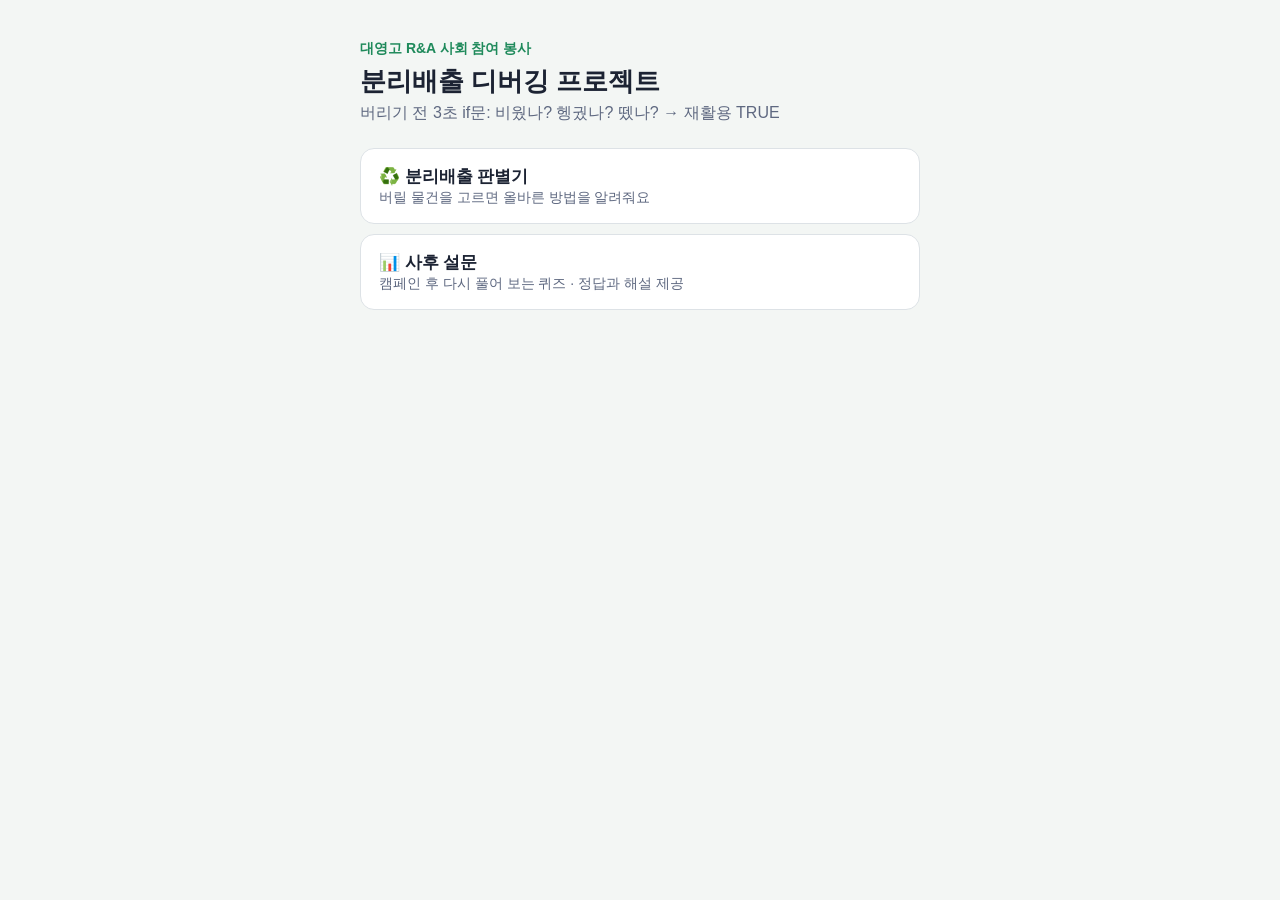
<file: index.html>
<!doctype html>
<html lang="ko">
<head>
  <meta charset="utf-8">
  <meta name="viewport" content="width=device-width, initial-scale=1">
  <title>분리배출 디버깅 프로젝트</title>
  <style>
    :root { --bg: #f3f6f4; --surface: #fff; --text: #1c2333; --muted: #5e6880; --border: #dde2e6; --primary: #1f8a5b; color-scheme: light; }
    @media (prefers-color-scheme: dark) { :root { --bg: #101613; --surface: #18211c; --text: #e6ece8; --muted: #9aa8a0; --border: #2b3830; --primary: #4cc78f; color-scheme: dark; } }
    body { margin: 0; background: var(--bg); color: var(--text); font-family: -apple-system, BlinkMacSystemFont, 'Apple SD Gothic Neo', 'Malgun Gothic', sans-serif; word-break: keep-all; }
    main { max-width: 560px; margin: 0 auto; padding: 40px 16px; }
    p.eyebrow { margin: 0; color: var(--primary); font-weight: 700; font-size: 14px; }
    h1 { margin: 6px 0 4px; font-size: 26px; }
    p.lead { margin: 0 0 24px; color: var(--muted); }
    a { display: block; margin-bottom: 10px; padding: 16px 18px; border: 1px solid var(--border); border-radius: 14px; background: var(--surface); color: var(--text); text-decoration: none; }
    a:hover { border-color: var(--primary); }
    a b { display: block; font-size: 17px; }
    a span { color: var(--muted); font-size: 14px; }
  </style>
</head>
<body>
  <main>
    <p class="eyebrow">대영고 R&amp;A 사회 참여 봉사</p>
    <h1>분리배출 디버깅 프로젝트</h1>
    <p class="lead">버리기 전 3초 if문: 비웠나? 헹궜나? 뗐나? → 재활용 TRUE</p>
    <div id="links"></div>
    <noscript>
      <a href="survey/"><b>📝 사전 설문</b><span>분리배출 판별 퀴즈와 실천 의지 설문</span></a>
    </noscript>
  </main>
  <script src="site-config.js"></script>
  <script>
    (function () {
      // site-config.js 에서 open: true 인 것만 보여준다
      var SITE = window.SITE_CONFIG || {};
      var LINKS = [
        { key: 'preSurvey', href: 'survey/', title: '📝 사전 설문', desc: '분리배출 판별 퀴즈와 실천 의지 설문 · 약 3분' },
        { key: 'checker', href: 'checker/', title: '♻️ 분리배출 판별기', desc: '버릴 물건을 고르면 올바른 방법을 알려줘요' },
        { key: 'postSurvey', href: 'survey/?phase=post', title: '📊 사후 설문', desc: '캠페인 후 다시 풀어 보는 퀴즈 · 정답과 해설 제공' },
      ];
      var box = document.getElementById('links');
      var shown = LINKS.filter(function (l) { return !SITE[l.key] || SITE[l.key].open !== false; });
      shown.forEach(function (l) {
        var a = document.createElement('a');
        a.href = l.href;
        var b = document.createElement('b'); b.textContent = l.title;
        var span = document.createElement('span'); span.textContent = l.desc;
        a.appendChild(b); a.appendChild(span);
        box.appendChild(a);
      });
      if (!shown.length) {
        var p = document.createElement('p');
        p.className = 'lead';
        p.textContent = '지금은 참여할 수 있는 활동이 없어요. 다음 활동을 기다려 주세요!';
        box.appendChild(p);
      }
    })();
  </script>
</body>
</html>
</file>
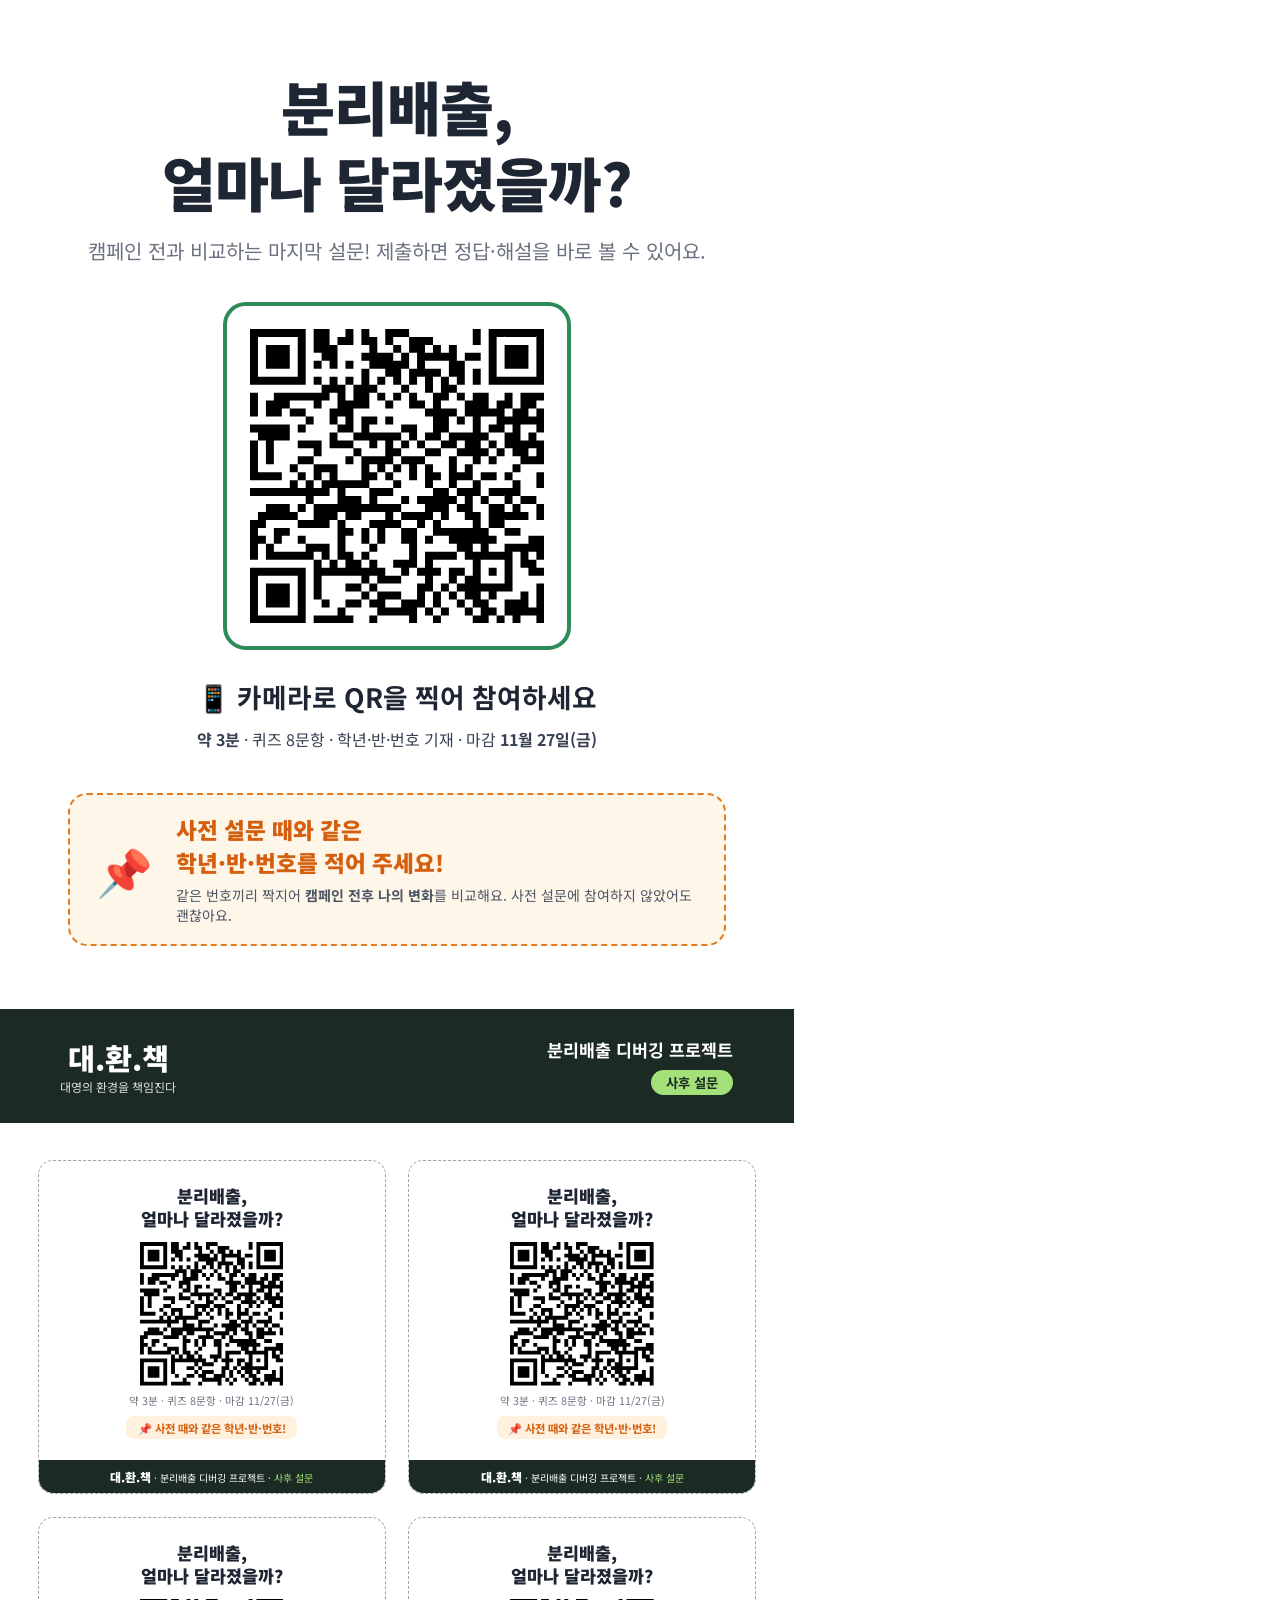
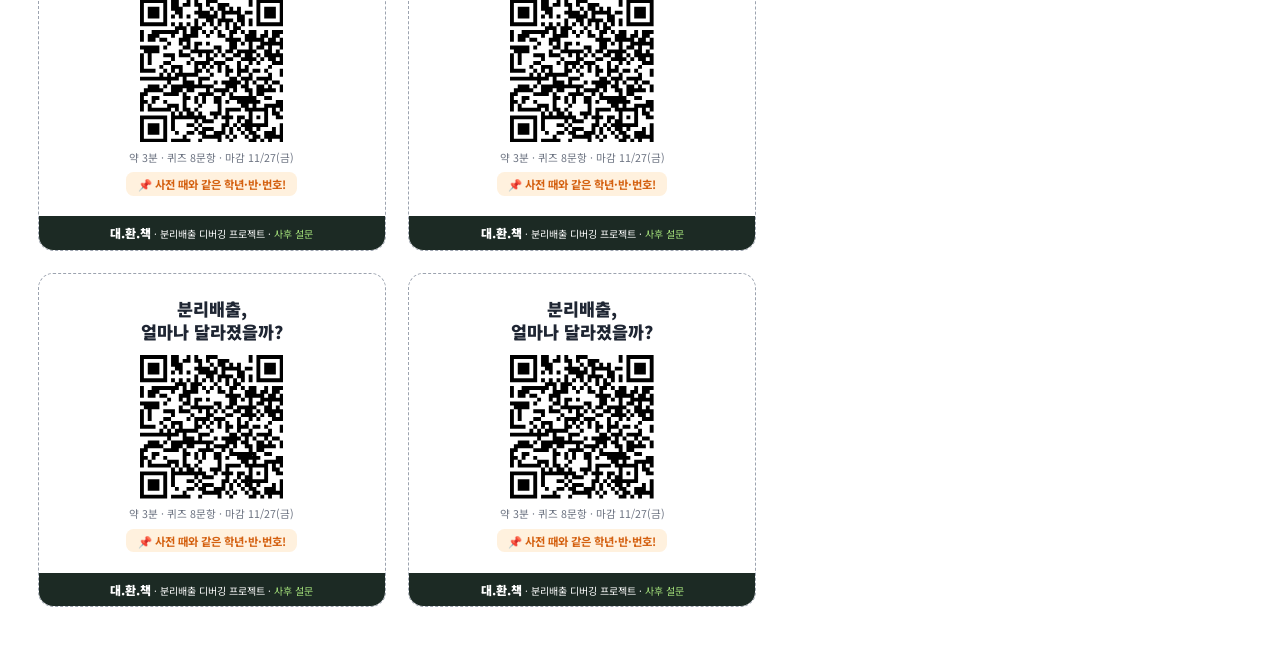
<file: print/post-survey-poster.html>
<!doctype html>
<html lang="ko">
<head>
<meta charset="utf-8">
<title>사후 설문 QR 포스터</title>
<!-- 사후설문_QR_포스터.pdf 의 원본. 문구를 고친 뒤 크롬에서 열고 Ctrl+P → PDF로 저장 (여백 없음, 배경 그래픽 켜기) -->
<link rel="stylesheet" href="https://fonts.googleapis.com/css2?family=Noto+Sans+KR:wght@400;500;700;900&display=swap">
<style>
  @page { size: A4; margin: 0; }
  * { box-sizing: border-box; margin: 0; padding: 0; }
  body { font-family: 'Noto Sans KR', sans-serif; color: #1f2633; -webkit-print-color-adjust: exact; print-color-adjust: exact; }
  .page { width: 210mm; height: 297mm; position: relative; overflow: hidden; page-break-after: always; }
  .page:last-child { page-break-after: auto; }
  .accent { color: #2e8b57; }

  /* 1쪽: A4 포스터 */
  .p1 { text-align: center; padding-top: 18mm; }
  .p1 h1 { font-size: 44pt; font-weight: 900; line-height: 1.3; letter-spacing: -1px; }
  .p1 .sub { font-size: 15pt; color: #6b7280; margin-top: 4mm; }
  .p1 .qrbox { width: 92mm; height: 92mm; margin: 10mm auto 0; border: 1.2mm solid #2e8b57; border-radius: 6mm; padding: 6mm; }
  .p1 .qrbox svg { width: 100%; height: 100%; display: block; }
  .p1 .cta { font-size: 20pt; font-weight: 700; margin-top: 7mm; }
  .p1 .meta { font-size: 12pt; color: #374151; margin-top: 3mm; }
  .p1 .meta b { font-weight: 700; }
  .snack { margin: 11mm 18mm 0; border: 0.6mm dashed #e07b20; background: #fff6ea; border-radius: 5mm; padding: 5mm 7mm; display: flex; align-items: center; gap: 6mm; text-align: left; }
  .snack .icon { font-size: 34pt; }
  .snack .big { font-size: 17pt; font-weight: 900; color: #d4600f; }
  .snack .small { font-size: 10.5pt; color: #4b5563; margin-top: 1.5mm; }
  .band { position: absolute; left: 0; right: 0; bottom: 0; height: 30mm; background: #1c2a24; color: #fff; display: flex; justify-content: space-between; align-items: center; padding: 0 16mm; }
  .band .team { font-size: 22pt; font-weight: 900; }
  .band .team small { display: block; font-size: 9pt; font-weight: 400; opacity: .85; }
  .band .proj { text-align: right; font-size: 13pt; font-weight: 700; }
  .band .tag { display: inline-block; margin-top: 2mm; background: #a3e07a; color: #1c2a24; font-size: 10pt; padding: 0.8mm 4mm; border-radius: 10mm; }

  /* 2쪽: 6칸 카드 */
  .p2 { padding: 10mm 10mm; display: grid; grid-template-columns: 1fr 1fr; grid-template-rows: repeat(3, 1fr); gap: 6mm; }
  .card { border: 0.3mm dashed #9ca3af; border-radius: 4mm; overflow: hidden; display: flex; flex-direction: column; text-align: center; }
  .card .body { flex: 1; padding-top: 6mm; }
  .card h2 { font-size: 13pt; font-weight: 900; line-height: 1.35; }
  .card .qr { width: 38mm; height: 38mm; margin: 3mm auto 0; }
  .card .qr svg { width: 100%; height: 100%; display: block; }
  .card .meta { font-size: 8pt; color: #6b7280; margin-top: 2mm; }
  .card .gift { display: inline-block; margin-top: 2mm; background: #fff1de; color: #d4600f; font-size: 8.5pt; font-weight: 700; padding: 1mm 3mm; border-radius: 2mm; }
  .card .foot { background: #1c2a24; color: #fff; font-size: 7.5pt; padding: 2.2mm 0; }
  .card .foot b { font-weight: 900; font-size: 9pt; }
  .card .foot span { color: #a3e07a; }
</style>
</head>
<body>
<section class="page p1">
  <h1>분리배출,<br>얼마나 달라졌을까?</h1>
  <p class="sub">캠페인 전과 비교하는 마지막 설문! 제출하면 정답·해설을 바로 볼 수 있어요.</p>
  <div class="qrbox" data-qr></div>
  <p class="cta">📱 카메라로 QR을 찍어 참여하세요</p>
  <p class="meta"><b>약 3분</b> · 퀴즈 8문항 · 학년·반·번호 기재 · 마감 <b>11월 27일(금)</b></p>
  <div class="snack">
    <div class="icon">📌</div>
    <div>
      <p class="big">사전 설문 때와 같은<br>학년·반·번호를 적어 주세요!</p>
      <p class="small">같은 번호끼리 짝지어 <b>캠페인 전후 나의 변화</b>를 비교해요. 사전 설문에 참여하지 않았어도 괜찮아요.</p>
    </div>
  </div>
  <div class="band">
    <div class="team">대.환.책<small>대영의 환경을 책임진다</small></div>
    <div class="proj">분리배출 디버깅 프로젝트<br><span class="tag">사후 설문</span></div>
  </div>
</section>

<section class="page p2" id="cards"></section>

<script src="../checker/vendor/qrcode.js"></script>
<script>
  var URL_ = 'https://cr7-jjh.github.io/school-volunteer-program/survey/?phase=post';
  function svg() {
    var qr = qrcode(0, 'M'); qr.addData(URL_); qr.make();
    return qr.createSvgTag({ cellSize: 4, margin: 0, scalable: true });
  }
  document.querySelector('[data-qr]').innerHTML = svg();
  var card = '<div class="card"><div class="body">' +
    '<h2>분리배출,<br>얼마나 달라졌을까?</h2>' +
    '<div class="qr">' + svg() + '</div>' +
    '<p class="meta">약 3분 · 퀴즈 8문항 · 마감 11/27(금)</p>' +
    '<p class="gift">📌 사전 때와 같은 학년·반·번호!</p>' +
    '</div><div class="foot"><b>대.환.책</b> · 분리배출 디버깅 프로젝트 · <span>사후 설문</span></div></div>';
  document.getElementById('cards').innerHTML = new Array(7).join(card);
</script>
</body>
</html>
</file>
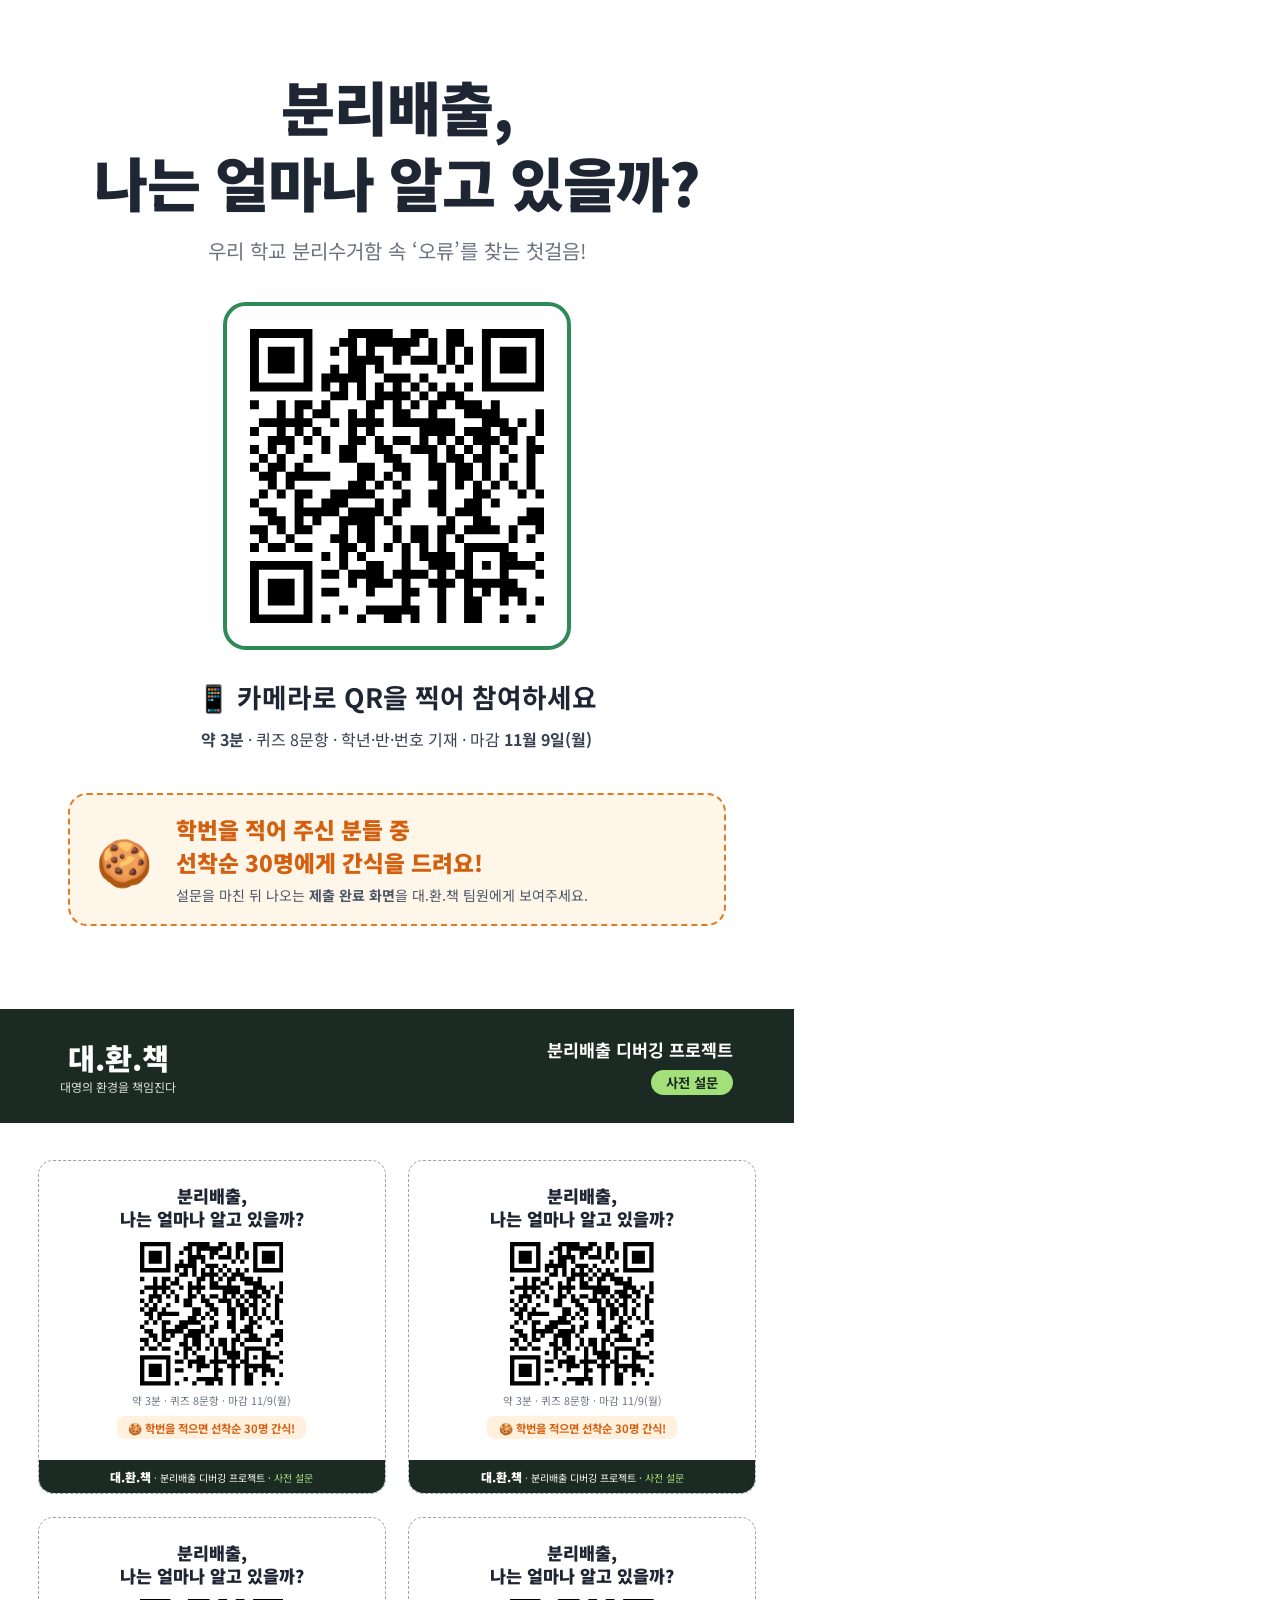
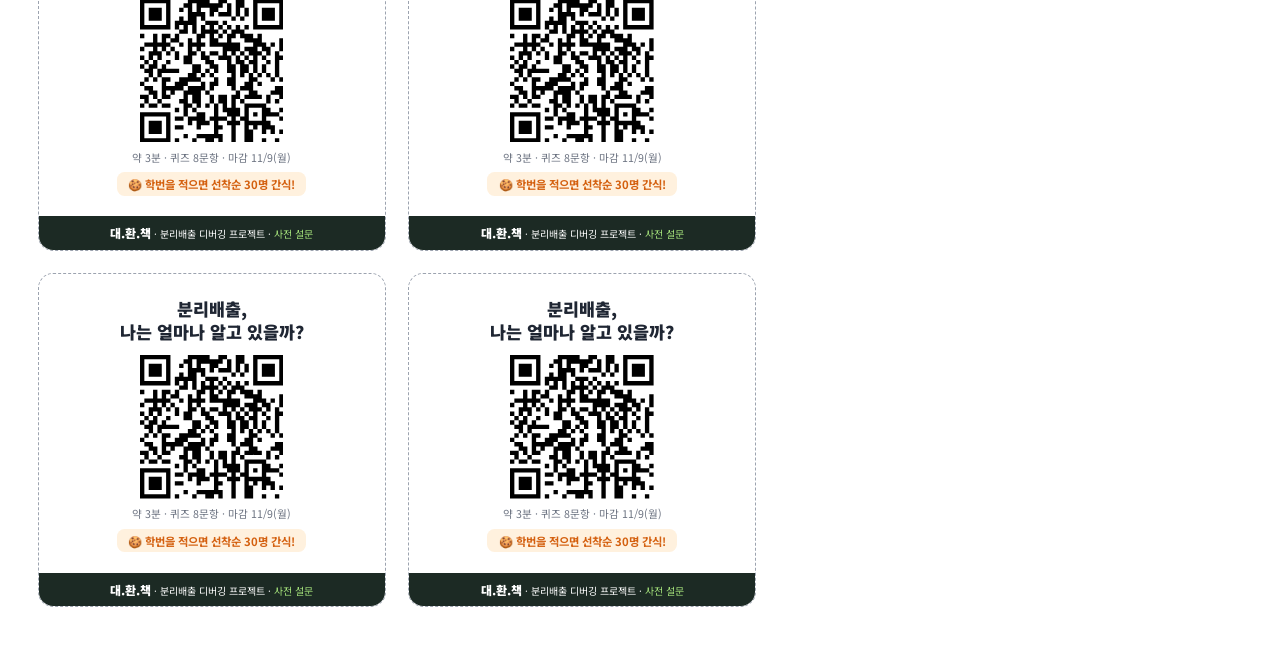
<file: print/survey-poster.html>
<!doctype html>
<html lang="ko">
<head>
<meta charset="utf-8">
<title>사전 설문 QR 포스터</title>
<!-- 사전설문_QR_포스터.pdf 의 원본. 문구를 고친 뒤 크롬에서 열고 Ctrl+P → PDF로 저장 (여백 없음, 배경 그래픽 켜기) -->
<link rel="stylesheet" href="https://fonts.googleapis.com/css2?family=Noto+Sans+KR:wght@400;500;700;900&display=swap">
<style>
  @page { size: A4; margin: 0; }
  * { box-sizing: border-box; margin: 0; padding: 0; }
  body { font-family: 'Noto Sans KR', sans-serif; color: #1f2633; -webkit-print-color-adjust: exact; print-color-adjust: exact; }
  .page { width: 210mm; height: 297mm; position: relative; overflow: hidden; page-break-after: always; }
  .page:last-child { page-break-after: auto; }
  .accent { color: #2e8b57; }

  /* 1쪽: A4 포스터 */
  .p1 { text-align: center; padding-top: 18mm; }
  .p1 h1 { font-size: 44pt; font-weight: 900; line-height: 1.3; letter-spacing: -1px; }
  .p1 .sub { font-size: 15pt; color: #6b7280; margin-top: 4mm; }
  .p1 .qrbox { width: 92mm; height: 92mm; margin: 10mm auto 0; border: 1.2mm solid #2e8b57; border-radius: 6mm; padding: 6mm; }
  .p1 .qrbox svg { width: 100%; height: 100%; display: block; }
  .p1 .cta { font-size: 20pt; font-weight: 700; margin-top: 7mm; }
  .p1 .meta { font-size: 12pt; color: #374151; margin-top: 3mm; }
  .p1 .meta b { font-weight: 700; }
  .snack { margin: 11mm 18mm 0; border: 0.6mm dashed #e07b20; background: #fff6ea; border-radius: 5mm; padding: 5mm 7mm; display: flex; align-items: center; gap: 6mm; text-align: left; }
  .snack .icon { font-size: 34pt; }
  .snack .big { font-size: 17pt; font-weight: 900; color: #d4600f; }
  .snack .small { font-size: 10.5pt; color: #4b5563; margin-top: 1.5mm; }
  .band { position: absolute; left: 0; right: 0; bottom: 0; height: 30mm; background: #1c2a24; color: #fff; display: flex; justify-content: space-between; align-items: center; padding: 0 16mm; }
  .band .team { font-size: 22pt; font-weight: 900; }
  .band .team small { display: block; font-size: 9pt; font-weight: 400; opacity: .85; }
  .band .proj { text-align: right; font-size: 13pt; font-weight: 700; }
  .band .tag { display: inline-block; margin-top: 2mm; background: #a3e07a; color: #1c2a24; font-size: 10pt; padding: 0.8mm 4mm; border-radius: 10mm; }

  /* 2쪽: 6칸 카드 */
  .p2 { padding: 10mm 10mm; display: grid; grid-template-columns: 1fr 1fr; grid-template-rows: repeat(3, 1fr); gap: 6mm; }
  .card { border: 0.3mm dashed #9ca3af; border-radius: 4mm; overflow: hidden; display: flex; flex-direction: column; text-align: center; }
  .card .body { flex: 1; padding-top: 6mm; }
  .card h2 { font-size: 13pt; font-weight: 900; line-height: 1.35; }
  .card .qr { width: 38mm; height: 38mm; margin: 3mm auto 0; }
  .card .qr svg { width: 100%; height: 100%; display: block; }
  .card .meta { font-size: 8pt; color: #6b7280; margin-top: 2mm; }
  .card .gift { display: inline-block; margin-top: 2mm; background: #fff1de; color: #d4600f; font-size: 8.5pt; font-weight: 700; padding: 1mm 3mm; border-radius: 2mm; }
  .card .foot { background: #1c2a24; color: #fff; font-size: 7.5pt; padding: 2.2mm 0; }
  .card .foot b { font-weight: 900; font-size: 9pt; }
  .card .foot span { color: #a3e07a; }
</style>
</head>
<body>
<section class="page p1">
  <h1>분리배출,<br>나는 얼마나 알고 있을까?</h1>
  <p class="sub">우리 학교 분리수거함 속 ‘오류’를 찾는 첫걸음!</p>
  <div class="qrbox" data-qr></div>
  <p class="cta">📱 카메라로 QR을 찍어 참여하세요</p>
  <p class="meta"><b>약 3분</b> · 퀴즈 8문항 · 학년·반·번호 기재 · 마감 <b>11월 9일(월)</b></p>
  <div class="snack">
    <div class="icon">🍪</div>
    <div>
      <p class="big">학번을 적어 주신 분들 중<br>선착순 30명에게 간식을 드려요!</p>
      <p class="small">설문을 마친 뒤 나오는 <b>제출 완료 화면</b>을 대.환.책 팀원에게 보여주세요.</p>
    </div>
  </div>
  <div class="band">
    <div class="team">대.환.책<small>대영의 환경을 책임진다</small></div>
    <div class="proj">분리배출 디버깅 프로젝트<br><span class="tag">사전 설문</span></div>
  </div>
</section>

<section class="page p2" id="cards"></section>

<script src="../checker/vendor/qrcode.js"></script>
<script>
  var URL_ = 'https://cr7-jjh.github.io/school-volunteer-program/survey/';
  function svg() {
    var qr = qrcode(0, 'M'); qr.addData(URL_); qr.make();
    return qr.createSvgTag({ cellSize: 4, margin: 0, scalable: true });
  }
  document.querySelector('[data-qr]').innerHTML = svg();
  var card = '<div class="card"><div class="body">' +
    '<h2>분리배출,<br>나는 얼마나 알고 있을까?</h2>' +
    '<div class="qr">' + svg() + '</div>' +
    '<p class="meta">약 3분 · 퀴즈 8문항 · 마감 11/9(월)</p>' +
    '<p class="gift">🍪 학번을 적으면 선착순 30명 간식!</p>' +
    '</div><div class="foot"><b>대.환.책</b> · 분리배출 디버깅 프로젝트 · <span>사전 설문</span></div></div>';
  document.getElementById('cards').innerHTML = new Array(7).join(card);
</script>
</body>
</html>
</file>
